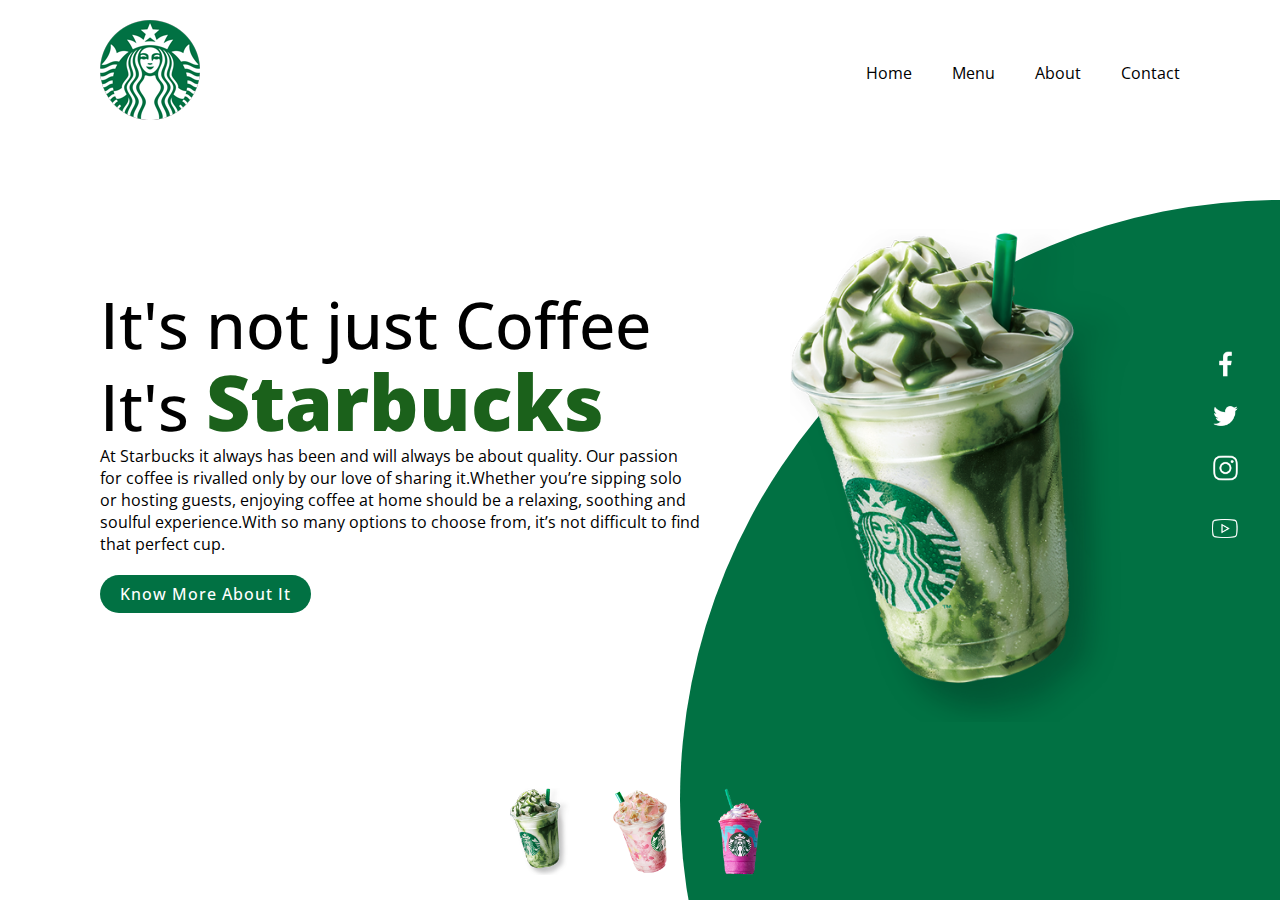
<file: landing page/index.html>
<!DOCTYPE html>
<html lang="en">
<head>
  <meta charset="UTF-8">
  <meta name="viewport" content="width=device-width, initial-scale=1.0">
  <title>Landing Page</title>
  <link rel="stylesheet" href="style.css">
</head>
<body>

  <section>
    <div class="circle"></div>
    <header>
      <a href="#" class="logo"><img src="./social media/logo.png"></a>
      <ul>
        <li><a href="index.html">Home</a></li>
        <li><a href="Menu.html">Menu</a></li>
        <li><a href="About.html">About</a></li>
        <li><a href="Contact.html">Contact</a></li>
      </ul>
    </header>
  
    <div class="content">
      <div class="textbox">
        <h2>It's not just Coffee <br> It's <span>Starbucks</span></h2>
        <p>At Starbucks it always has been and will always be about quality. Our passion for coffee is rivalled only by our love of sharing it.Whether you’re sipping solo or hosting guests, enjoying coffee at home should be a relaxing, soothing and soulful experience.With so many options to choose from, it’s not difficult to find that perfect cup.</p>
          <a href="#">Know More About It</a>
      </div>
    <div class="imgBox">
    <img src="./drinks images/img1.png" class="starbucks" alt="Starbucks img">
    </div>
    </div>

    <ul class="thumb">
      <li><img src="./drinks images/thumb1.png" onclick="imgSlider('./drinks images/img1.png');changeCircleColor('#017143')"></li>
      <li><img src="./drinks images/thumb2.png" onclick="imgSlider('./drinks images/img2.png');changeCircleColor('#eb7495')"></li>
      <li><img src="./drinks images/thumb3.png" onclick="imgSlider('./drinks images/img3.png');changeCircleColor('#d752b1')"></li>
    </ul>
    <ul class="sci">
      <li><a href="https://www.facebook.com/Starbucks/"><img src="./social media/facebook.png"></a></li>
      <li><a href="https://twitter.com/Starbucks"><img src="./social media/twitter.png"></a></li>
      <li><a href="https://instagram.com/starbucks?igshid=MzRlODBiNWFlZA=="><img src="./social media/instagram.png"></a></li>
      <li><a href="https://www.youtube.com/starbucks"><img src="./social media/youtube.png.png"></a></li>
    </ul>
   
  </section>
  
  <script src="text.js"></script>
</body>
</html>
</file>
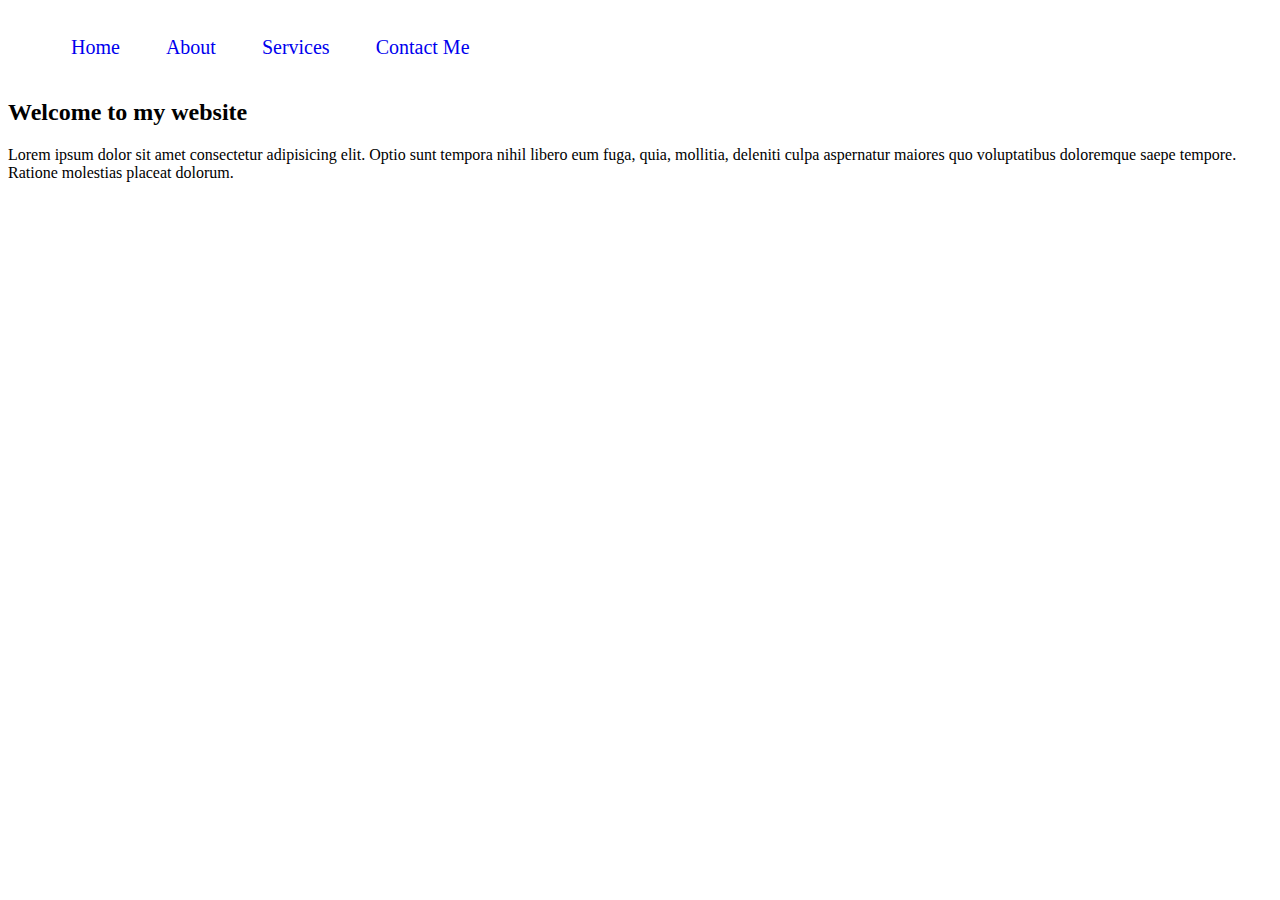
<file: landing page/flex.html>
<!DOCTYPE html>
<html lang="en">
<head>
    <meta charset="UTF-8">
    <meta name="viewport" content="width=device-width, initial-scale=1.0">
    <title>Document</title>
</head>

<style>
    .navigation{
        display: flex;
    }
    .navigation li{
        padding: 20px 23px;
        list-style: none;
        font-size: 20px;
        font-weight: 500px;
    }
    .navigation li a{
        text-decoration: none;
       
    }
    .navigation li a:hover{
        color: rgb(28, 116, 56);
        background-color: black;
    }
</style>
<body>
    <header>
        <nav class="navbar">
            <ul class="navigation">
                <li><a href="#">Home</a></li>
                <li><a href="#">About</a></li>
                <li><a href="#">Services</a></li>
                <li><a href="#">Contact Me</a></li>
            </ul>
        </nav>
    </header>
    <section>
        <h2>Welcome to my website</h2>
        <p>Lorem ipsum dolor sit amet consectetur adipisicing elit. Optio sunt tempora nihil libero eum fuga, quia, mollitia, deleniti culpa aspernatur maiores quo voluptatibus doloremque saepe tempore. Ratione molestias placeat dolorum.</p>
    </section>
</body>
</html>
</file>
<file: landing page/style.css>
@import url('https://fonts.googleapis.com/css2?family=Open+Sans:wght@400;600;700&display=swap');

*{
    margin:0;
    padding:0;
    box-sizing: border-box;
    font-family: 'Open Sans', sans-serif;
}


section{
    position: relative;
    width: 100%;
    min-height: 100vh;
    padding: 100px;
    display: flex;
    justify-content: space-between;
    align-items: center;
    background: #fff;
}

header{
    position: absolute;
    top:0;
    left: 0;
    width: 100%;
    padding: 20px 100px;
    display: flex;
    justify-content: space-between;
    align-items: center;
    overflow: hidden;
}

header .logo
{
    position: relative;
    max-width: 80px;
}

header ul{
    position: relative;
    display: flex;
}

header ul li{
    list-style: none;
}

header ul li a
{
    display: inline-block;
    color:black;
    font-weight: 400;
    margin-left: 40px;
    text-decoration:none;
}

.content{
    position: relative;
    width: 100%;
    display: flex;
    justify-content: space-between;
    align-items: center;
}

.content .textbox{
    position: relative;
    max-width: 600px;
}

.content .textbox h2{
    color:black;
    font-size: 4em;
    line-height: 1.2em;
    font-weight: 500;
}

.content .textbox h2 span{
    color:rgb(27, 97, 27);
    font-size: 1.2em;
    font-weight: 900;
}

.content .textbox p{
    color: black;
}

.content .textbox a{
    display: inline-block;
    margin-top: 20px;
    padding: 8px 20px;
    background: #017143;
    color:#fff;
    border-radius: 40px;
    text-decoration: none;
    font-weight: 500;
    letter-spacing: 1px;
}


.content .imgBox{
    width: 600px;
    display: flex;
    justify-content: flex-end;
    padding-right: 50px;
    margin-top: 50px;

}

.content .imgBox img{
    max-width: 340px;
}

.thumb{
    position: absolute;
    left: 50%;
    bottom: 20px;
    transform:translateX(-50%);
    display: flex;
}

.thumb li{
    list-style: none;
    display: inline-block;
    margin: 0 20px;
    cursor: pointer;
    transition: 0.5s;
}

.thumb li:hover{
    transform: translateY(-15px);
}

.thumb li img{
    max-width: 60px;
}

.sci{
    position: absolute;
    top: 50%;
    right:30px;
    transform: translateY(-50%);
    display: flex;
    justify-content: center;
    align-items: center;
    flex-direction: column;
}

.sci li{
    list-style: none;
}

.sci li a{
    display: inline-block;
    margin: 5px 0;
    transform: scale(0.6);
    filter: invert(1);
}

.circle
{
    position: absolute;
    top: 0;
    left: 0;
    width: 100%;
    height: 100%;
    background: #017143;
    clip-path: circle(600px at right 800px);
}
</file>
